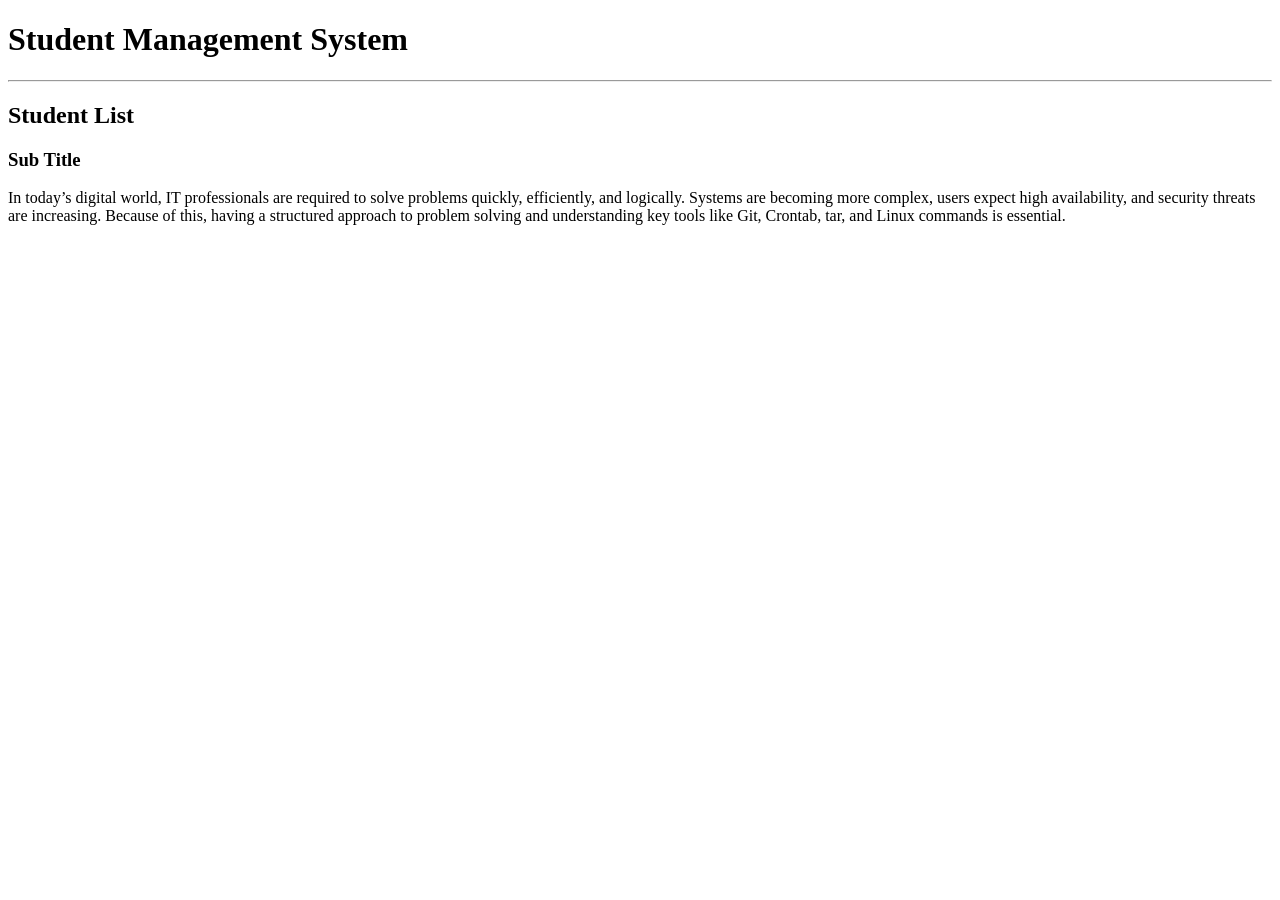
<file: index.html>
<!DOCTYPE html>
<html lang="en">
<head>
    <meta charset="UTF-8">
    <meta name="viewport" content="width=device-width, initial-scale=1.0">
    <title>Student System</title>
</head>
<body>
    
    <h1>Student Management System</h1>
    <hr>
    <h2>Student List</h2>
    <h3>Sub Title</h3>
    <p>
        In today’s digital world, 
        IT professionals are required to solve problems quickly, 
        efficiently, and logically. Systems are becoming more complex, 
        users expect high availability, and security threats are increasing. 
        Because of this, having a structured approach to problem solving and understanding key tools like Git, 
        Crontab, tar, and Linux commands is essential.
    </p>
</body>
</html>
</file>
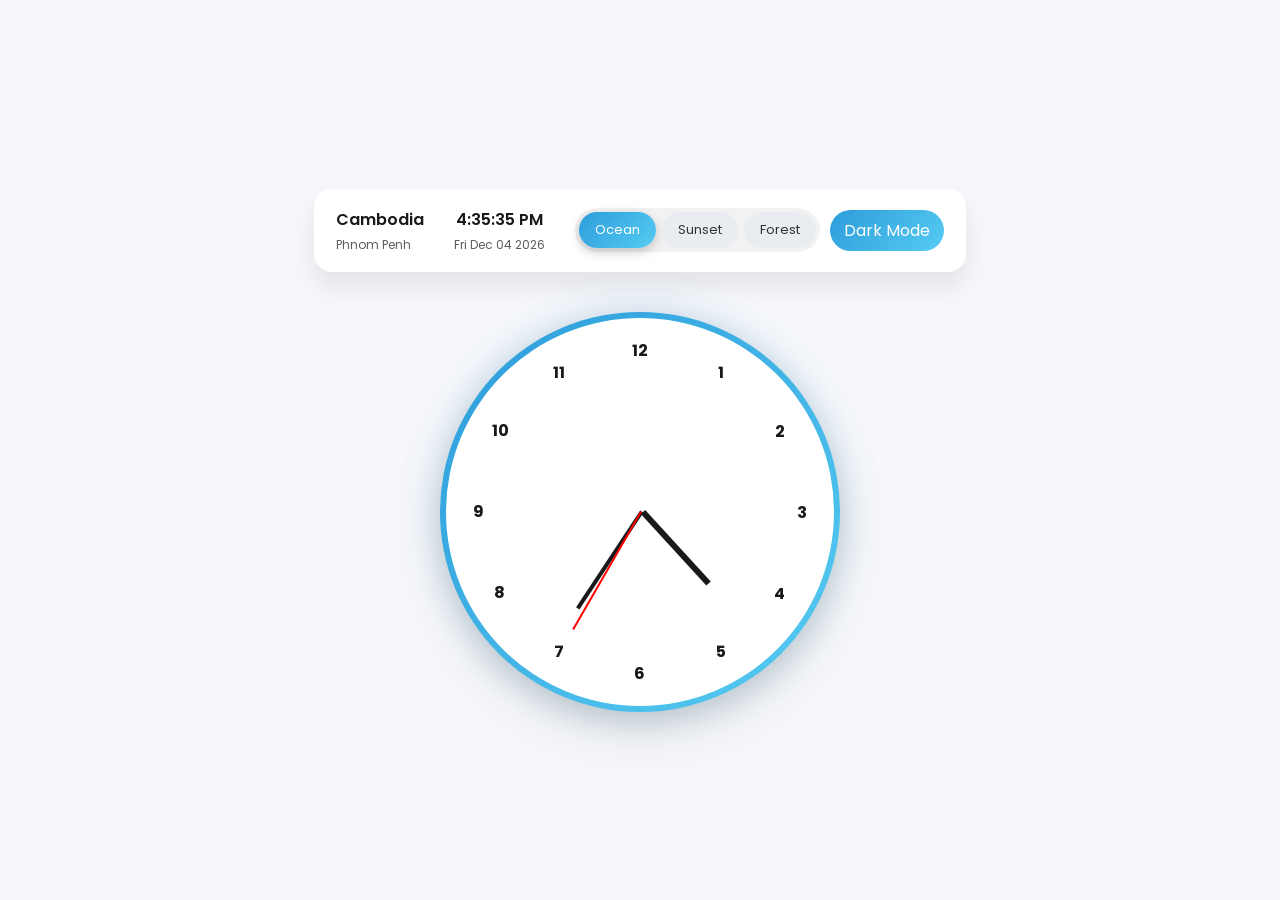
<file: Clock/index.html>
<!DOCTYPE html>
<html lang="en">
<head>
  <meta charset="UTF-8">
  <meta name="viewport" content="width=device-width, initial-scale=1.0">
  <title>Analog Clock</title>

  <link rel="stylesheet" href="style.css">
  <script src="main.js" defer></script>
</head>
<body>
<div class="container">
  <!-- Header -->
  <header class="topbar">
    <!-- Left -->
    <div class="brand">
      <div class="brand__name">Cambodia</div>
      <div class="brand__tag">Phnom Penh</div>
    </div>
    <!-- Center -->
    <div class="readout">
      <div id="digital-time" class="readout__time">--:--:--</div>
      <div id="digital-date" class="readout__date">----</div>
    </div>
    <!-- Right -->
    <div class="controls">
      <div class="theme-switch">
        <button class="theme-btn" data-theme="ocean">Ocean</button>
        <button class="theme-btn" data-theme="sunset">Sunset</button>
        <button class="theme-btn" data-theme="forest">Forest</button>
      </div>
      <div class="mode-switch">Dark Mode</div>
    </div>
  </header>
  <!-- Clock -->
  <div class="clock">
    <!-- Numbers -->
    <label style="--i:1"><span>1</span></label>
    <label style="--i:2"><span>2</span></label>
    <label style="--i:3"><span>3</span></label>
    <label style="--i:4"><span>4</span></label>
    <label style="--i:5"><span>5</span></label>
    <label style="--i:6"><span>6</span></label>
    <label style="--i:7"><span>7</span></label>
    <label style="--i:8"><span>8</span></label>
    <label style="--i:9"><span>9</span></label>
    <label style="--i:10"><span>10</span></label>
    <label style="--i:11"><span>11</span></label>
    <label style="--i:12"><span>12</span></label>
    <!-- Hands -->
    <div class="indicator">
      <span class="hand hour"></span>
      <span class="hand minute"></span>
      <span class="hand second"></span>
    </div>
  </div>
</div>
</body>
</html>
</file>
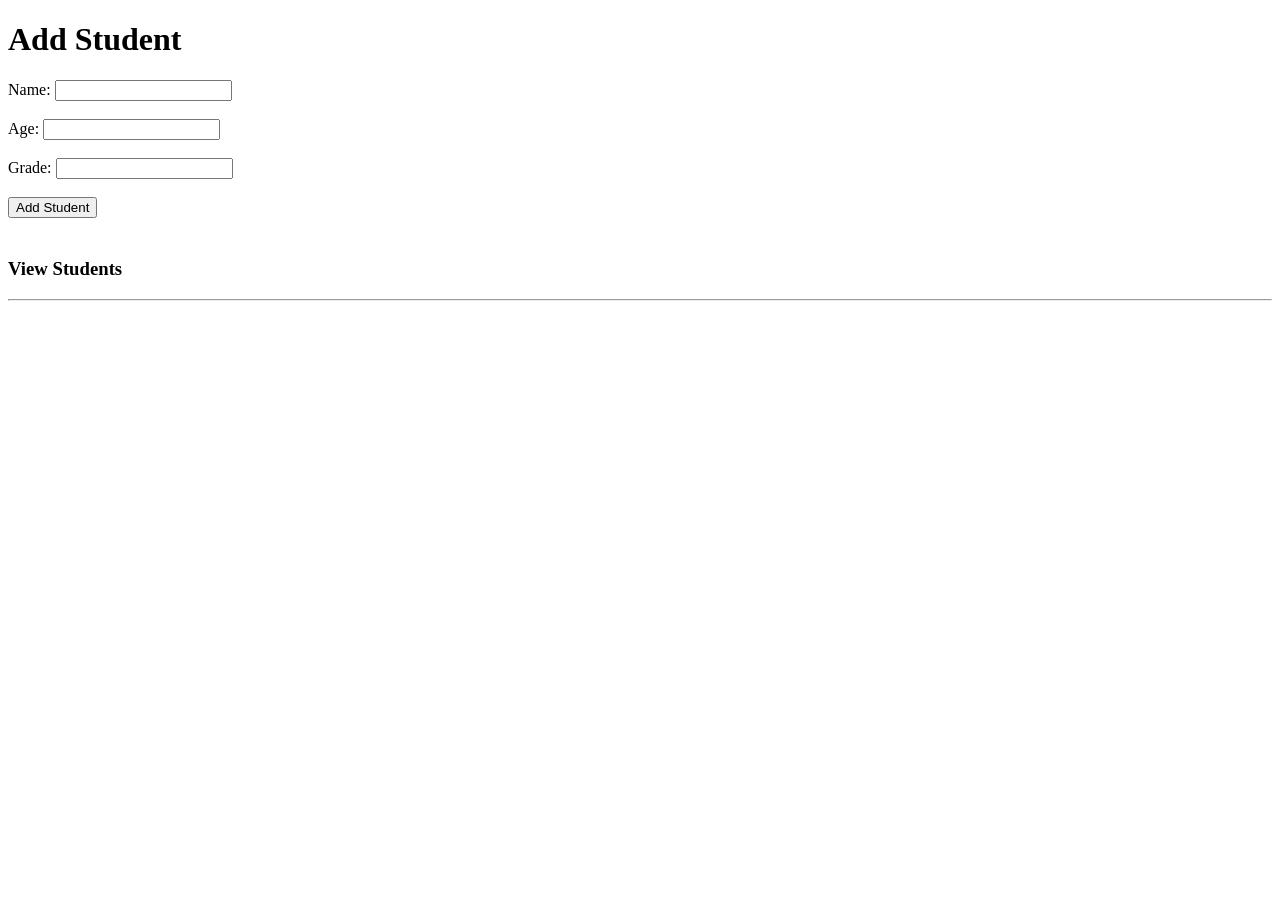
<file: add_student.html>
<!DOCTYPE html>
<html lang="en">
<head>
    <meta charset="UTF-8">
    <meta name="viewport" content="width=device-width, initial-scale=1.0">
    <title>Add Student Page</title>
</head>
<body>
    <h1>Add Student</h1>
    <form action="/add_student.php" method="post">
        <label for="name">Name:</label>
        <input type="text" id="name" name="name" required><br><br>

        <label for="age">Age:</label>
        <input type="number" id="age" name="age" required><br><br>

        <label for="grade">Grade:</label>
        <input type="text" id="grade" name="grade" required><br><br>

        <input type="submit" value="Add Student">
     </form>   
     <h3 style="margin-top: 40px;">View Students</h3>
     <hr>
</body>
</html>
</file>
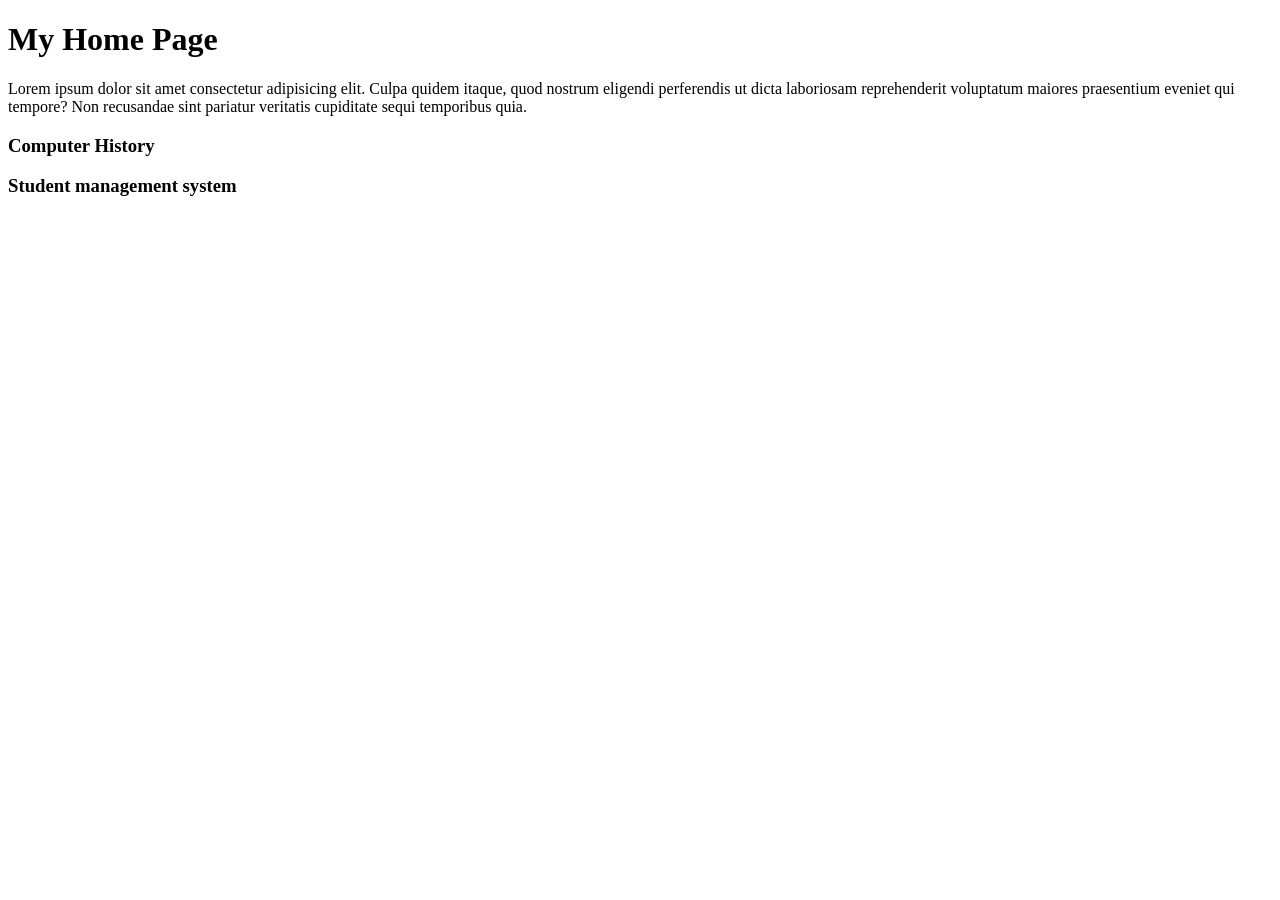
<file: home.html>
<!DOCTYPE html>
<html lang="en">
  <head>
    <meta charset="UTF-8" />
    <meta name="viewport" content="width=<device-width>, initial-scale=1.0" />
    <title>Home</title>
  </head>
  <body>
    <h1>My Home Page</h1>

    <p>
      Lorem ipsum dolor sit amet consectetur adipisicing elit. Culpa quidem
      itaque, quod nostrum eligendi perferendis ut dicta laboriosam
      reprehenderit voluptatum maiores praesentium eveniet qui tempore? Non
      recusandae sint pariatur veritatis cupiditate sequi temporibus quia.
    </p>

    <h3>Computer History</h3>

    <h3>Student management system</h3>

  </body>
</html>
</file>
<file: Clock/style.css>
@import url("https://fonts.googleapis.com/css2?family=Poppins:wght@200;300;400;500;600;700&display=swap");

* {
  margin: 0;
  padding: 0;
  box-sizing: border-box;
  font-family: "Poppins", sans-serif;
}

:root {
  --bg: #f6f7fb;
  --surface: #ffffff;
  --text: #18191a;
  --muted: rgba(24, 25, 26, 0.7);

  --accent: #2d9cdb;
  --accent-2: #56ccf2;

  --shadow: 0 15px 25px rgba(0,0,0,0.08);

  --clock-size: clamp(260px, 72vw, 400px);
}

/* Themes */
body[data-theme="sunset"] {
  --accent: #f2994a;
  --accent-2: #eb5757;
}

body[data-theme="forest"] {
  --accent: #27ae60;
  --accent-2: #6fcf97;
}

/* Dark mode */
body.dark {
  --bg: #111213;
  --surface: #18191a;
  --text: #ffffff;
  --muted: rgba(255, 255, 255, 0.75);
}

body {
  display: flex;
  justify-content: center;
  align-items: center;
  min-height: 100vh;
  background: var(--bg);
  color: var(--text);
}

/* Layout */
.container {
  display: flex;
  flex-direction: column;
  align-items: center;
  gap: 40px;
}

/* Header */
.topbar {
  display: flex;
  align-items: center;
  justify-content: space-between;
  gap: 30px;
  width: min(850px, 100%);
  padding: 18px 22px;
  background: var(--surface);
  border-radius: 18px;
  box-shadow: var(--shadow);
}

/* LEFT */
.brand {
  display: flex;
  flex-direction: column;
  gap: 4px;
}

.brand__name {
  font-size: 16px;
  font-weight: 600;
}

.brand__tag {
  font-size: 12px;
  color: var(--muted);
}

/* CENTER */
.readout {
  display: flex;
  flex-direction: column;
  align-items: center;
  gap: 4px;
}

.readout__time {
  font-size: 16px;
  font-weight: 600;
}

.readout__date {
  font-size: 12px;
  color: var(--muted);
}

/* RIGHT */
.controls {
  display: flex;
  align-items: center;
  gap: 10px;
}

/* BUTTON GROUP */
.theme-switch {
  display: flex;
  gap: 6px;
  background: rgba(0,0,0,0.05);
  padding: 4px;
  border-radius: 999px;
}

/* BUTTON BASE (ALWAYS GRAY) */
.theme-btn {
  border: none;
  padding: 8px 16px;
  border-radius: 999px;
  font-size: 13px;
  cursor: pointer;

  background: #e9edf2;
  color: #333;

  transition: all 0.25s ease;
}

/* Hover */
.theme-btn:hover {
  transform: translateY(-1px);
  background: #dde3ea;
}

/* ACTIVE BUTTON (COLOR) */
.theme-btn.is-active {
  background: linear-gradient(135deg, var(--accent), var(--accent-2));
  color: #fff;
  box-shadow: 0 4px 12px rgba(0,0,0,0.2);
}

/* OCEAN */
.theme-btn[data-theme="ocean"].is-active {
  background: linear-gradient(135deg, #2d9cdb, #56ccf2);
  color: #fff;
}

/* SUNSET */
.theme-btn[data-theme="sunset"].is-active {
  background: linear-gradient(135deg, #f2994a, #eb5757);
  color: #fff;
}

/* FOREST */
.theme-btn[data-theme="forest"].is-active {
  background: linear-gradient(135deg, #27ae60, #6fcf97);
  color: #fff;
}

/* DARK MODE (KEEP SAME STYLE) */
body.dark .theme-switch {
  background: rgba(255,255,255,0.08);
}

body.dark .theme-btn {
  background: #e9edf2;
  color: #333;
}

/* Dark mode toggle */
.mode-switch {
  padding: 8px 14px;
  border-radius: 999px;
  cursor: pointer;
  background: linear-gradient(135deg, var(--accent), var(--accent-2));
  color: #fff;
}

/* CLOCK */
.clock {
  position: relative;
  width: var(--clock-size);
  height: var(--clock-size);
  border-radius: 50%;
  background: var(--surface);

  border: 6px solid transparent;
  background-image:
    linear-gradient(var(--surface), var(--surface)),
    linear-gradient(135deg, var(--accent), var(--accent-2));
  background-origin: border-box;
  background-clip: content-box, border-box;

  /* ✨ SHADOW MAGIC */
  box-shadow:
    0 10px 30px rgba(0,0,0,0.12),
    0 20px 60px rgba(0,0,0,0.08);

  transition: all 0.3s ease;
}

.clock::before {
  content: "";
  position: absolute;
  inset: -10px;
  border-radius: 50%;
  background: linear-gradient(135deg, var(--accent), var(--accent-2));
  opacity: 0.15;
  filter: blur(20px);
  z-index: -1;
}

body.dark .clock {
  box-shadow:
    0 10px 30px rgba(0,0,0,0.6),
    0 0 25px rgba(255,255,255,0.05);
}

/* Numbers */
.clock label {
  position: absolute;
  inset: 20px;
  text-align: center;
  transform: rotate(calc(var(--i) * 30deg));
}

.clock label span {
  display: inline-block;
  transform: rotate(calc(var(--i) * -30deg));
  font-weight: bold;
}

/* Hands */
.indicator {
  position: absolute;
  width: 100%;
  height: 100%;
}

.hand {
  position: absolute;
  bottom: 50%;
  left: 50%;
  transform-origin: bottom;
  transition: 0.4s ease;
}

.hour {
  height: 25%;
  width: 6px;
  background: var(--text);
}

.minute {
  height: 30%;
  width: 4px;
  background: var(--text);
}

.second {
  height: 35%;
  width: 2px;
  background: red;
}
</file>
